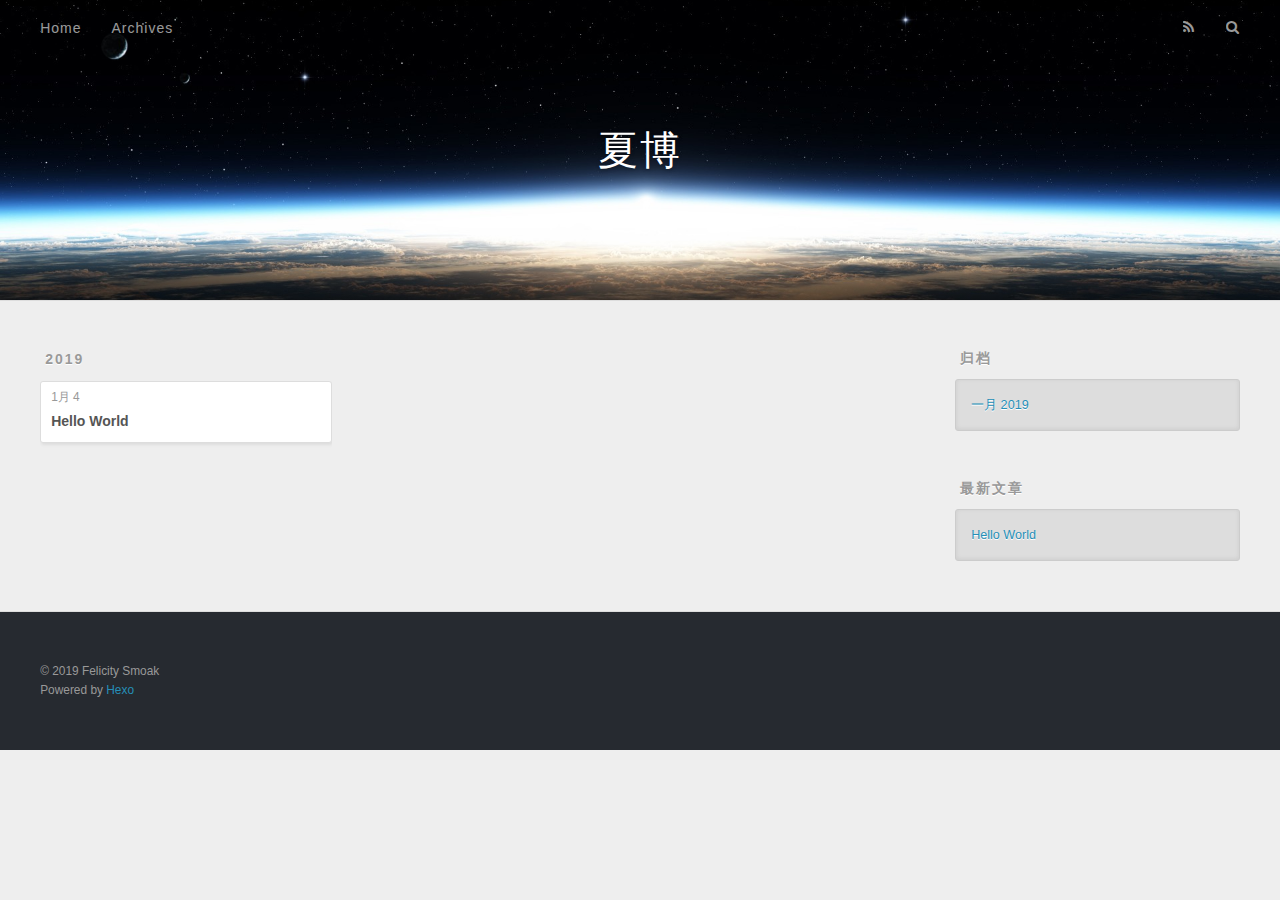
<file: archives/2019/index.html>
<!DOCTYPE html>
<html>
<head><meta name="generator" content="Hexo 3.8.0">
  <meta charset="utf-8">
  

  
  <title>归档: 2019 | 夏博</title>
  <meta name="viewport" content="width=device-width, initial-scale=1, maximum-scale=1">
  <meta name="description" content="测试">
<meta property="og:type" content="website">
<meta property="og:title" content="夏博">
<meta property="og:url" content="http://yoursite.com/archives/2019/index.html">
<meta property="og:site_name" content="夏博">
<meta property="og:description" content="测试">
<meta property="og:locale" content="zh-CN">
<meta name="twitter:card" content="summary">
<meta name="twitter:title" content="夏博">
<meta name="twitter:description" content="测试">
  
    <link rel="alternate" href="/atom.xml" title="夏博" type="application/atom+xml">
  
  
    <link rel="icon" href="/favicon.png">
  
  
    <link href="//fonts.googleapis.com/css?family=Source+Code+Pro" rel="stylesheet" type="text/css">
  
  <link rel="stylesheet" href="/css/style.css">
</head>
</html>
<body>
  <div id="container">
    <div id="wrap">
      <header id="header">
  <div id="banner"></div>
  <div id="header-outer" class="outer">
    <div id="header-title" class="inner">
      <h1 id="logo-wrap">
        <a href="/" id="logo">夏博</a>
      </h1>
      
    </div>
    <div id="header-inner" class="inner">
      <nav id="main-nav">
        <a id="main-nav-toggle" class="nav-icon"></a>
        
          <a class="main-nav-link" href="/">Home</a>
        
          <a class="main-nav-link" href="/archives">Archives</a>
        
      </nav>
      <nav id="sub-nav">
        
          <a id="nav-rss-link" class="nav-icon" href="/atom.xml" title="RSS Feed"></a>
        
        <a id="nav-search-btn" class="nav-icon" title="搜索"></a>
      </nav>
      <div id="search-form-wrap">
        <form action="//google.com/search" method="get" accept-charset="UTF-8" class="search-form"><input type="search" name="q" class="search-form-input" placeholder="Search"><button type="submit" class="search-form-submit">&#xF002;</button><input type="hidden" name="sitesearch" value="http://yoursite.com"></form>
      </div>
    </div>
  </div>
</header>
      <div class="outer">
        <section id="main">
  
  
    
    
      
      
      <section class="archives-wrap">
        <div class="archive-year-wrap">
          <a href="/archives/2019" class="archive-year">2019</a>
        </div>
        <div class="archives">
    
    <article class="archive-article archive-type-post">
  <div class="archive-article-inner">
    <header class="archive-article-header">
      <a href="/2019/01/04/hello-world/" class="archive-article-date">
  <time datetime="2019-01-04T13:48:48.894Z" itemprop="datePublished">1月 4</time>
</a>
      
  
    <h1 itemprop="name">
      <a class="archive-article-title" href="/2019/01/04/hello-world/">Hello World</a>
    </h1>
  

    </header>
  </div>
</article>
  
  
    </div></section>
  


</section>
        
          <aside id="sidebar">
  
    

  
    

  
    
  
    
  <div class="widget-wrap">
    <h3 class="widget-title">归档</h3>
    <div class="widget">
      <ul class="archive-list"><li class="archive-list-item"><a class="archive-list-link" href="/archives/2019/01/">一月 2019</a></li></ul>
    </div>
  </div>


  
    
  <div class="widget-wrap">
    <h3 class="widget-title">最新文章</h3>
    <div class="widget">
      <ul>
        
          <li>
            <a href="/2019/01/04/hello-world/">Hello World</a>
          </li>
        
      </ul>
    </div>
  </div>

  
</aside>
        
      </div>
      <footer id="footer">
  
  <div class="outer">
    <div id="footer-info" class="inner">
      &copy; 2019 Felicity Smoak<br>
      Powered by <a href="http://hexo.io/" target="_blank">Hexo</a>
    </div>
  </div>
</footer>
    </div>
    <nav id="mobile-nav">
  
    <a href="/" class="mobile-nav-link">Home</a>
  
    <a href="/archives" class="mobile-nav-link">Archives</a>
  
</nav>
    

<script src="//ajax.googleapis.com/ajax/libs/jquery/2.0.3/jquery.min.js"></script>


  <link rel="stylesheet" href="/fancybox/jquery.fancybox.css">
  <script src="/fancybox/jquery.fancybox.pack.js"></script>


<script src="/js/script.js"></script>



  </div>
</body>
</html>
</file>
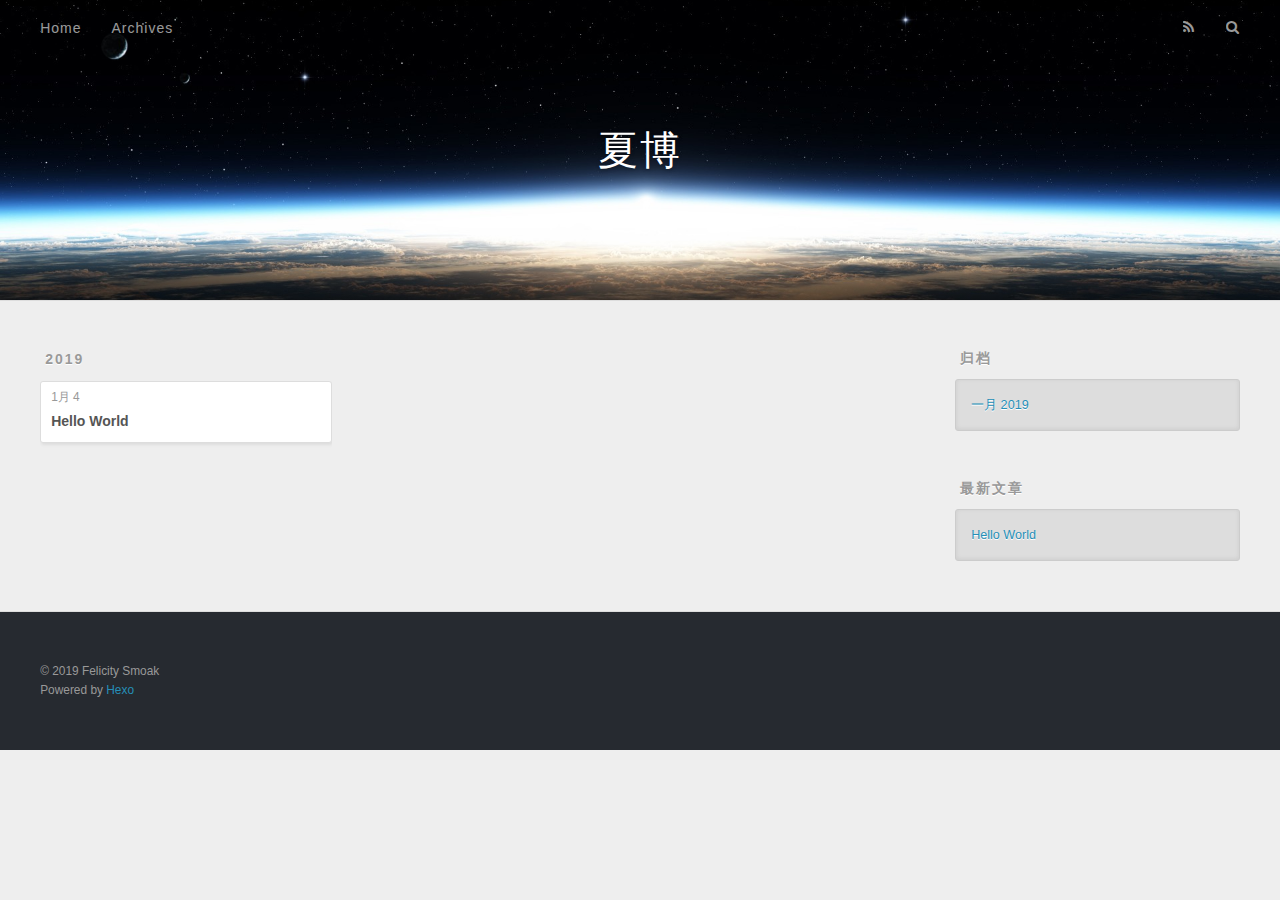
<file: archives/2019/01/index.html>
<!DOCTYPE html>
<html>
<head><meta name="generator" content="Hexo 3.8.0">
  <meta charset="utf-8">
  

  
  <title>归档: 2019/1 | 夏博</title>
  <meta name="viewport" content="width=device-width, initial-scale=1, maximum-scale=1">
  <meta name="description" content="测试">
<meta property="og:type" content="website">
<meta property="og:title" content="夏博">
<meta property="og:url" content="http://yoursite.com/archives/2019/01/index.html">
<meta property="og:site_name" content="夏博">
<meta property="og:description" content="测试">
<meta property="og:locale" content="zh-CN">
<meta name="twitter:card" content="summary">
<meta name="twitter:title" content="夏博">
<meta name="twitter:description" content="测试">
  
    <link rel="alternate" href="/atom.xml" title="夏博" type="application/atom+xml">
  
  
    <link rel="icon" href="/favicon.png">
  
  
    <link href="//fonts.googleapis.com/css?family=Source+Code+Pro" rel="stylesheet" type="text/css">
  
  <link rel="stylesheet" href="/css/style.css">
</head>
</html>
<body>
  <div id="container">
    <div id="wrap">
      <header id="header">
  <div id="banner"></div>
  <div id="header-outer" class="outer">
    <div id="header-title" class="inner">
      <h1 id="logo-wrap">
        <a href="/" id="logo">夏博</a>
      </h1>
      
    </div>
    <div id="header-inner" class="inner">
      <nav id="main-nav">
        <a id="main-nav-toggle" class="nav-icon"></a>
        
          <a class="main-nav-link" href="/">Home</a>
        
          <a class="main-nav-link" href="/archives">Archives</a>
        
      </nav>
      <nav id="sub-nav">
        
          <a id="nav-rss-link" class="nav-icon" href="/atom.xml" title="RSS Feed"></a>
        
        <a id="nav-search-btn" class="nav-icon" title="搜索"></a>
      </nav>
      <div id="search-form-wrap">
        <form action="//google.com/search" method="get" accept-charset="UTF-8" class="search-form"><input type="search" name="q" class="search-form-input" placeholder="Search"><button type="submit" class="search-form-submit">&#xF002;</button><input type="hidden" name="sitesearch" value="http://yoursite.com"></form>
      </div>
    </div>
  </div>
</header>
      <div class="outer">
        <section id="main">
  
  
    
    
      
      
      <section class="archives-wrap">
        <div class="archive-year-wrap">
          <a href="/archives/2019" class="archive-year">2019</a>
        </div>
        <div class="archives">
    
    <article class="archive-article archive-type-post">
  <div class="archive-article-inner">
    <header class="archive-article-header">
      <a href="/2019/01/04/hello-world/" class="archive-article-date">
  <time datetime="2019-01-04T13:48:48.894Z" itemprop="datePublished">1月 4</time>
</a>
      
  
    <h1 itemprop="name">
      <a class="archive-article-title" href="/2019/01/04/hello-world/">Hello World</a>
    </h1>
  

    </header>
  </div>
</article>
  
  
    </div></section>
  


</section>
        
          <aside id="sidebar">
  
    

  
    

  
    
  
    
  <div class="widget-wrap">
    <h3 class="widget-title">归档</h3>
    <div class="widget">
      <ul class="archive-list"><li class="archive-list-item"><a class="archive-list-link" href="/archives/2019/01/">一月 2019</a></li></ul>
    </div>
  </div>


  
    
  <div class="widget-wrap">
    <h3 class="widget-title">最新文章</h3>
    <div class="widget">
      <ul>
        
          <li>
            <a href="/2019/01/04/hello-world/">Hello World</a>
          </li>
        
      </ul>
    </div>
  </div>

  
</aside>
        
      </div>
      <footer id="footer">
  
  <div class="outer">
    <div id="footer-info" class="inner">
      &copy; 2019 Felicity Smoak<br>
      Powered by <a href="http://hexo.io/" target="_blank">Hexo</a>
    </div>
  </div>
</footer>
    </div>
    <nav id="mobile-nav">
  
    <a href="/" class="mobile-nav-link">Home</a>
  
    <a href="/archives" class="mobile-nav-link">Archives</a>
  
</nav>
    

<script src="//ajax.googleapis.com/ajax/libs/jquery/2.0.3/jquery.min.js"></script>


  <link rel="stylesheet" href="/fancybox/jquery.fancybox.css">
  <script src="/fancybox/jquery.fancybox.pack.js"></script>


<script src="/js/script.js"></script>



  </div>
</body>
</html>
</file>
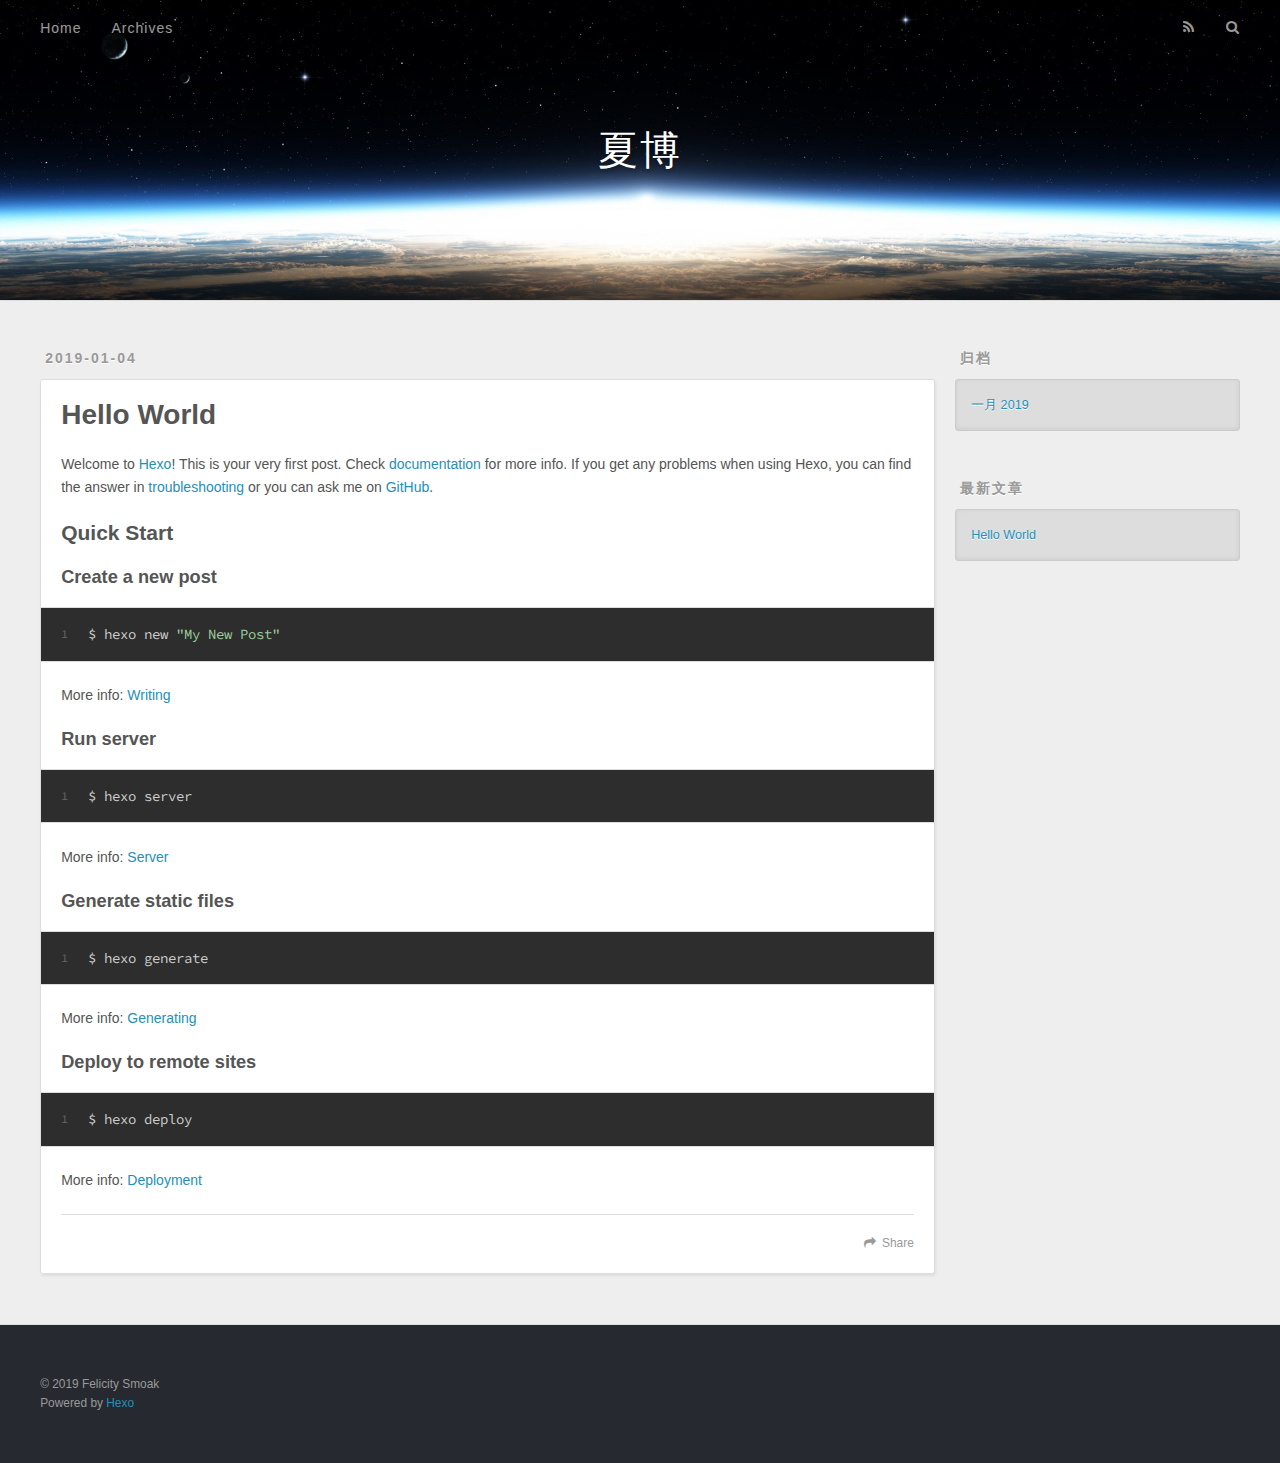
<file: 2019/01/04/hello-world/index.html>
<!DOCTYPE html>
<html>
<head><meta name="generator" content="Hexo 3.8.0">
  <meta charset="utf-8">
  

  
  <title>Hello World | 夏博</title>
  <meta name="viewport" content="width=device-width, initial-scale=1, maximum-scale=1">
  <meta name="description" content="Welcome to Hexo! This is your very first post. Check documentation for more info. If you get any problems when using Hexo, you can find the answer in troubleshooting or you can ask me on GitHub. Quick">
<meta property="og:type" content="article">
<meta property="og:title" content="Hello World">
<meta property="og:url" content="http://yoursite.com/2019/01/04/hello-world/index.html">
<meta property="og:site_name" content="夏博">
<meta property="og:description" content="Welcome to Hexo! This is your very first post. Check documentation for more info. If you get any problems when using Hexo, you can find the answer in troubleshooting or you can ask me on GitHub. Quick">
<meta property="og:locale" content="zh-CN">
<meta property="og:updated_time" content="2019-01-04T13:48:48.895Z">
<meta name="twitter:card" content="summary">
<meta name="twitter:title" content="Hello World">
<meta name="twitter:description" content="Welcome to Hexo! This is your very first post. Check documentation for more info. If you get any problems when using Hexo, you can find the answer in troubleshooting or you can ask me on GitHub. Quick">
  
    <link rel="alternate" href="/atom.xml" title="夏博" type="application/atom+xml">
  
  
    <link rel="icon" href="/favicon.png">
  
  
    <link href="//fonts.googleapis.com/css?family=Source+Code+Pro" rel="stylesheet" type="text/css">
  
  <link rel="stylesheet" href="/css/style.css">
</head>
</html>
<body>
  <div id="container">
    <div id="wrap">
      <header id="header">
  <div id="banner"></div>
  <div id="header-outer" class="outer">
    <div id="header-title" class="inner">
      <h1 id="logo-wrap">
        <a href="/" id="logo">夏博</a>
      </h1>
      
    </div>
    <div id="header-inner" class="inner">
      <nav id="main-nav">
        <a id="main-nav-toggle" class="nav-icon"></a>
        
          <a class="main-nav-link" href="/">Home</a>
        
          <a class="main-nav-link" href="/archives">Archives</a>
        
      </nav>
      <nav id="sub-nav">
        
          <a id="nav-rss-link" class="nav-icon" href="/atom.xml" title="RSS Feed"></a>
        
        <a id="nav-search-btn" class="nav-icon" title="搜索"></a>
      </nav>
      <div id="search-form-wrap">
        <form action="//google.com/search" method="get" accept-charset="UTF-8" class="search-form"><input type="search" name="q" class="search-form-input" placeholder="Search"><button type="submit" class="search-form-submit">&#xF002;</button><input type="hidden" name="sitesearch" value="http://yoursite.com"></form>
      </div>
    </div>
  </div>
</header>
      <div class="outer">
        <section id="main"><article id="post-hello-world" class="article article-type-post" itemscope="" itemprop="blogPost">
  <div class="article-meta">
    <a href="/2019/01/04/hello-world/" class="article-date">
  <time datetime="2019-01-04T13:48:48.894Z" itemprop="datePublished">2019-01-04</time>
</a>
    
  </div>
  <div class="article-inner">
    
    
      <header class="article-header">
        
  
    <h1 class="article-title" itemprop="name">
      Hello World
    </h1>
  

      </header>
    
    <div class="article-entry" itemprop="articleBody">
      
        <p>Welcome to <a href="https://hexo.io/" target="_blank" rel="noopener">Hexo</a>! This is your very first post. Check <a href="https://hexo.io/docs/" target="_blank" rel="noopener">documentation</a> for more info. If you get any problems when using Hexo, you can find the answer in <a href="https://hexo.io/docs/troubleshooting.html" target="_blank" rel="noopener">troubleshooting</a> or you can ask me on <a href="https://github.com/hexojs/hexo/issues" target="_blank" rel="noopener">GitHub</a>.</p>
<h2 id="Quick-Start"><a href="#Quick-Start" class="headerlink" title="Quick Start"></a>Quick Start</h2><h3 id="Create-a-new-post"><a href="#Create-a-new-post" class="headerlink" title="Create a new post"></a>Create a new post</h3><figure class="highlight bash"><table><tr><td class="gutter"><pre><span class="line">1</span><br></pre></td><td class="code"><pre><span class="line">$ hexo new <span class="string">"My New Post"</span></span><br></pre></td></tr></table></figure>
<p>More info: <a href="https://hexo.io/docs/writing.html" target="_blank" rel="noopener">Writing</a></p>
<h3 id="Run-server"><a href="#Run-server" class="headerlink" title="Run server"></a>Run server</h3><figure class="highlight bash"><table><tr><td class="gutter"><pre><span class="line">1</span><br></pre></td><td class="code"><pre><span class="line">$ hexo server</span><br></pre></td></tr></table></figure>
<p>More info: <a href="https://hexo.io/docs/server.html" target="_blank" rel="noopener">Server</a></p>
<h3 id="Generate-static-files"><a href="#Generate-static-files" class="headerlink" title="Generate static files"></a>Generate static files</h3><figure class="highlight bash"><table><tr><td class="gutter"><pre><span class="line">1</span><br></pre></td><td class="code"><pre><span class="line">$ hexo generate</span><br></pre></td></tr></table></figure>
<p>More info: <a href="https://hexo.io/docs/generating.html" target="_blank" rel="noopener">Generating</a></p>
<h3 id="Deploy-to-remote-sites"><a href="#Deploy-to-remote-sites" class="headerlink" title="Deploy to remote sites"></a>Deploy to remote sites</h3><figure class="highlight bash"><table><tr><td class="gutter"><pre><span class="line">1</span><br></pre></td><td class="code"><pre><span class="line">$ hexo deploy</span><br></pre></td></tr></table></figure>
<p>More info: <a href="https://hexo.io/docs/deployment.html" target="_blank" rel="noopener">Deployment</a></p>

      
    </div>
    <footer class="article-footer">
      <a data-url="http://yoursite.com/2019/01/04/hello-world/" data-id="cjrge97jz0000jksnfjnweul7" class="article-share-link">Share</a>
      
      
    </footer>
  </div>
  
    
  
</article>

</section>
        
          <aside id="sidebar">
  
    

  
    

  
    
  
    
  <div class="widget-wrap">
    <h3 class="widget-title">归档</h3>
    <div class="widget">
      <ul class="archive-list"><li class="archive-list-item"><a class="archive-list-link" href="/archives/2019/01/">一月 2019</a></li></ul>
    </div>
  </div>


  
    
  <div class="widget-wrap">
    <h3 class="widget-title">最新文章</h3>
    <div class="widget">
      <ul>
        
          <li>
            <a href="/2019/01/04/hello-world/">Hello World</a>
          </li>
        
      </ul>
    </div>
  </div>

  
</aside>
        
      </div>
      <footer id="footer">
  
  <div class="outer">
    <div id="footer-info" class="inner">
      &copy; 2019 Felicity Smoak<br>
      Powered by <a href="http://hexo.io/" target="_blank">Hexo</a>
    </div>
  </div>
</footer>
    </div>
    <nav id="mobile-nav">
  
    <a href="/" class="mobile-nav-link">Home</a>
  
    <a href="/archives" class="mobile-nav-link">Archives</a>
  
</nav>
    

<script src="//ajax.googleapis.com/ajax/libs/jquery/2.0.3/jquery.min.js"></script>


  <link rel="stylesheet" href="/fancybox/jquery.fancybox.css">
  <script src="/fancybox/jquery.fancybox.pack.js"></script>


<script src="/js/script.js"></script>



  </div>
</body>
</html>
</file>
<file: css/style.css>
body {
  width: 100%;
}
body:before,
body:after {
  content: "";
  display: table;
}
body:after {
  clear: both;
}
html,
body,
div,
span,
applet,
object,
iframe,
h1,
h2,
h3,
h4,
h5,
h6,
p,
blockquote,
pre,
a,
abbr,
acronym,
address,
big,
cite,
code,
del,
dfn,
em,
img,
ins,
kbd,
q,
s,
samp,
small,
strike,
strong,
sub,
sup,
tt,
var,
dl,
dt,
dd,
ol,
ul,
li,
fieldset,
form,
label,
legend,
table,
caption,
tbody,
tfoot,
thead,
tr,
th,
td {
  margin: 0;
  padding: 0;
  border: 0;
  outline: 0;
  font-weight: inherit;
  font-style: inherit;
  font-family: inherit;
  font-size: 100%;
  vertical-align: baseline;
}
body {
  line-height: 1;
  color: #000;
  background: #fff;
}
ol,
ul {
  list-style: none;
}
table {
  border-collapse: separate;
  border-spacing: 0;
  vertical-align: middle;
}
caption,
th,
td {
  text-align: left;
  font-weight: normal;
  vertical-align: middle;
}
a img {
  border: none;
}
input,
button {
  margin: 0;
  padding: 0;
}
input::-moz-focus-inner,
button::-moz-focus-inner {
  border: 0;
  padding: 0;
}
@font-face {
  font-family: FontAwesome;
  font-style: normal;
  font-weight: normal;
  src: url("fonts/fontawesome-webfont.eot?v=#4.0.3");
  src: url("fonts/fontawesome-webfont.eot?#iefix&v=#4.0.3") format("embedded-opentype"), url("fonts/fontawesome-webfont.woff?v=#4.0.3") format("woff"), url("fonts/fontawesome-webfont.ttf?v=#4.0.3") format("truetype"), url("fonts/fontawesome-webfont.svg#fontawesomeregular?v=#4.0.3") format("svg");
}
html,
body,
#container {
  height: 100%;
}
body {
  background: #eee;
  font: 14px -apple-system, BlinkMacSystemFont, "Segoe UI", "Roboto", "Oxygen", "Ubuntu", "Cantarell", "Fira Sans", "Droid Sans", "Helvetica Neue", sans-serif;
  -webkit-text-size-adjust: 100%;
}
.outer {
  max-width: 1220px;
  margin: 0 auto;
  padding: 0 20px;
}
.outer:before,
.outer:after {
  content: "";
  display: table;
}
.outer:after {
  clear: both;
}
.inner {
  display: inline;
  float: left;
  width: 98.33333333333333%;
  margin: 0 0.833333333333333%;
}
.left,
.alignleft {
  float: left;
}
.right,
.alignright {
  float: right;
}
.clear {
  clear: both;
}
#container {
  position: relative;
}
.mobile-nav-on {
  overflow: hidden;
}
#wrap {
  height: 100%;
  width: 100%;
  position: absolute;
  top: 0;
  left: 0;
  -webkit-transition: 0.2s ease-out;
  -moz-transition: 0.2s ease-out;
  -ms-transition: 0.2s ease-out;
  transition: 0.2s ease-out;
  z-index: 1;
  background: #eee;
}
.mobile-nav-on #wrap {
  left: 280px;
}
@media screen and (min-width: 768px) {
  #main {
    display: inline;
    float: left;
    width: 73.33333333333333%;
    margin: 0 0.833333333333333%;
  }
}
.article-date,
.article-category-link,
.archive-year,
.widget-title {
  text-decoration: none;
  text-transform: uppercase;
  letter-spacing: 2px;
  color: #999;
  margin-bottom: 1em;
  margin-left: 5px;
  line-height: 1em;
  text-shadow: 0 1px #fff;
  font-weight: bold;
}
.article-inner,
.archive-article-inner {
  background: #fff;
  -webkit-box-shadow: 1px 2px 3px #ddd;
  box-shadow: 1px 2px 3px #ddd;
  border: 1px solid #ddd;
  border-radius: 3px;
}
.article-entry h1,
.widget h1 {
  font-size: 2em;
}
.article-entry h2,
.widget h2 {
  font-size: 1.5em;
}
.article-entry h3,
.widget h3 {
  font-size: 1.3em;
}
.article-entry h4,
.widget h4 {
  font-size: 1.2em;
}
.article-entry h5,
.widget h5 {
  font-size: 1em;
}
.article-entry h6,
.widget h6 {
  font-size: 1em;
  color: #999;
}
.article-entry hr,
.widget hr {
  border: 1px dashed #ddd;
}
.article-entry strong,
.widget strong {
  font-weight: bold;
}
.article-entry em,
.widget em,
.article-entry cite,
.widget cite {
  font-style: italic;
}
.article-entry sup,
.widget sup,
.article-entry sub,
.widget sub {
  font-size: 0.75em;
  line-height: 0;
  position: relative;
  vertical-align: baseline;
}
.article-entry sup,
.widget sup {
  top: -0.5em;
}
.article-entry sub,
.widget sub {
  bottom: -0.2em;
}
.article-entry small,
.widget small {
  font-size: 0.85em;
}
.article-entry acronym,
.widget acronym,
.article-entry abbr,
.widget abbr {
  border-bottom: 1px dotted;
}
.article-entry ul,
.widget ul,
.article-entry ol,
.widget ol,
.article-entry dl,
.widget dl {
  margin: 0 20px;
  line-height: 1.6em;
}
.article-entry ul ul,
.widget ul ul,
.article-entry ol ul,
.widget ol ul,
.article-entry ul ol,
.widget ul ol,
.article-entry ol ol,
.widget ol ol {
  margin-top: 0;
  margin-bottom: 0;
}
.article-entry ul,
.widget ul {
  list-style: disc;
}
.article-entry ol,
.widget ol {
  list-style: decimal;
}
.article-entry dt,
.widget dt {
  font-weight: bold;
}
#header {
  height: 300px;
  position: relative;
  border-bottom: 1px solid #ddd;
}
#header:before,
#header:after {
  content: "";
  position: absolute;
  left: 0;
  right: 0;
  height: 40px;
}
#header:before {
  top: 0;
  background: -webkit-linear-gradient(rgba(0,0,0,0.2), transparent);
  background: -moz-linear-gradient(rgba(0,0,0,0.2), transparent);
  background: -ms-linear-gradient(rgba(0,0,0,0.2), transparent);
  background: linear-gradient(rgba(0,0,0,0.2), transparent);
}
#header:after {
  bottom: 0;
  background: -webkit-linear-gradient(transparent, rgba(0,0,0,0.2));
  background: -moz-linear-gradient(transparent, rgba(0,0,0,0.2));
  background: -ms-linear-gradient(transparent, rgba(0,0,0,0.2));
  background: linear-gradient(transparent, rgba(0,0,0,0.2));
}
#header-outer {
  height: 100%;
  position: relative;
}
#header-inner {
  position: relative;
  overflow: hidden;
}
#banner {
  position: absolute;
  top: 0;
  left: 0;
  width: 100%;
  height: 100%;
  background: url("images/banner.jpg") center #000;
  -webkit-background-size: cover;
  -moz-background-size: cover;
  background-size: cover;
  z-index: -1;
}
#header-title {
  text-align: center;
  height: 40px;
  position: absolute;
  top: 50%;
  left: 0;
  margin-top: -20px;
}
#logo,
#subtitle {
  text-decoration: none;
  color: #fff;
  font-weight: 300;
  text-shadow: 0 1px 4px rgba(0,0,0,0.3);
}
#logo {
  font-size: 40px;
  line-height: 40px;
  letter-spacing: 2px;
}
#subtitle {
  font-size: 16px;
  line-height: 16px;
  letter-spacing: 1px;
}
#subtitle-wrap {
  margin-top: 16px;
}
#main-nav {
  float: left;
  margin-left: -15px;
}
.nav-icon,
.main-nav-link {
  float: left;
  color: #fff;
  opacity: 0.6;
  text-decoration: none;
  text-shadow: 0 1px rgba(0,0,0,0.2);
  -webkit-transition: opacity 0.2s;
  -moz-transition: opacity 0.2s;
  -ms-transition: opacity 0.2s;
  transition: opacity 0.2s;
  display: block;
  padding: 20px 15px;
}
.nav-icon:hover,
.main-nav-link:hover {
  opacity: 1;
}
.nav-icon {
  font-family: FontAwesome;
  text-align: center;
  font-size: 14px;
  width: 14px;
  height: 14px;
  padding: 20px 15px;
  position: relative;
  cursor: pointer;
}
.main-nav-link {
  font-weight: 300;
  letter-spacing: 1px;
}
@media screen and (max-width: 479px) {
  .main-nav-link {
    display: none;
  }
}
#main-nav-toggle {
  display: none;
}
#main-nav-toggle:before {
  content: "\f0c9";
}
@media screen and (max-width: 479px) {
  #main-nav-toggle {
    display: block;
  }
}
#sub-nav {
  float: right;
  margin-right: -15px;
}
#nav-rss-link:before {
  content: "\f09e";
}
#nav-search-btn:before {
  content: "\f002";
}
#search-form-wrap {
  position: absolute;
  top: 15px;
  width: 150px;
  height: 30px;
  right: -150px;
  opacity: 0;
  -webkit-transition: 0.2s ease-out;
  -moz-transition: 0.2s ease-out;
  -ms-transition: 0.2s ease-out;
  transition: 0.2s ease-out;
}
#search-form-wrap.on {
  opacity: 1;
  right: 0;
}
@media screen and (max-width: 479px) {
  #search-form-wrap {
    width: 100%;
    right: -100%;
  }
}
.search-form {
  position: absolute;
  top: 0;
  left: 0;
  right: 0;
  background: #fff;
  padding: 5px 15px;
  border-radius: 15px;
  -webkit-box-shadow: 0 0 10px rgba(0,0,0,0.3);
  box-shadow: 0 0 10px rgba(0,0,0,0.3);
}
.search-form-input {
  border: none;
  background: none;
  color: #555;
  width: 100%;
  font: 13px -apple-system, BlinkMacSystemFont, "Segoe UI", "Roboto", "Oxygen", "Ubuntu", "Cantarell", "Fira Sans", "Droid Sans", "Helvetica Neue", sans-serif;
  outline: none;
}
.search-form-input::-webkit-search-results-decoration,
.search-form-input::-webkit-search-cancel-button {
  -webkit-appearance: none;
}
.search-form-submit {
  position: absolute;
  top: 50%;
  right: 10px;
  margin-top: -7px;
  font: 13px FontAwesome;
  border: none;
  background: none;
  color: #bbb;
  cursor: pointer;
}
.search-form-submit:hover,
.search-form-submit:focus {
  color: #777;
}
.article {
  margin: 50px 0;
}
.article-inner {
  overflow: hidden;
}
.article-meta:before,
.article-meta:after {
  content: "";
  display: table;
}
.article-meta:after {
  clear: both;
}
.article-date {
  float: left;
}
.article-category {
  float: left;
  line-height: 1em;
  color: #ccc;
  text-shadow: 0 1px #fff;
  margin-left: 8px;
}
.article-category:before {
  content: "\2022";
}
.article-category-link {
  margin: 0 12px 1em;
}
.article-header {
  padding: 20px 20px 0;
}
.article-title {
  text-decoration: none;
  font-size: 2em;
  font-weight: bold;
  color: #555;
  line-height: 1.1em;
  -webkit-transition: color 0.2s;
  -moz-transition: color 0.2s;
  -ms-transition: color 0.2s;
  transition: color 0.2s;
}
a.article-title:hover {
  color: #258fb8;
}
.article-entry {
  color: #555;
  padding: 0 20px;
}
.article-entry:before,
.article-entry:after {
  content: "";
  display: table;
}
.article-entry:after {
  clear: both;
}
.article-entry p,
.article-entry table {
  line-height: 1.6em;
  margin: 1.6em 0;
}
.article-entry h1,
.article-entry h2,
.article-entry h3,
.article-entry h4,
.article-entry h5,
.article-entry h6 {
  font-weight: bold;
}
.article-entry h1,
.article-entry h2,
.article-entry h3,
.article-entry h4,
.article-entry h5,
.article-entry h6 {
  line-height: 1.1em;
  margin: 1.1em 0;
}
.article-entry a {
  color: #258fb8;
  text-decoration: none;
}
.article-entry a:hover {
  text-decoration: underline;
}
.article-entry ul,
.article-entry ol,
.article-entry dl {
  margin-top: 1.6em;
  margin-bottom: 1.6em;
}
.article-entry img,
.article-entry video {
  max-width: 100%;
  height: auto;
  display: block;
  margin: auto;
}
.article-entry iframe {
  border: none;
}
.article-entry table {
  width: 100%;
  border-collapse: collapse;
  border-spacing: 0;
}
.article-entry th {
  font-weight: bold;
  border-bottom: 3px solid #ddd;
  padding-bottom: 0.5em;
}
.article-entry td {
  border-bottom: 1px solid #ddd;
  padding: 10px 0;
}
.article-entry blockquote {
  font-family: Georgia, "Times New Roman", serif;
  font-size: 1.4em;
  margin: 1.6em 20px;
  text-align: center;
}
.article-entry blockquote footer {
  font-size: 14px;
  margin: 1.6em 0;
  font-family: -apple-system, BlinkMacSystemFont, "Segoe UI", "Roboto", "Oxygen", "Ubuntu", "Cantarell", "Fira Sans", "Droid Sans", "Helvetica Neue", sans-serif;
}
.article-entry blockquote footer cite:before {
  content: "—";
  padding: 0 0.5em;
}
.article-entry .pullquote {
  text-align: left;
  width: 45%;
  margin: 0;
}
.article-entry .pullquote.left {
  margin-left: 0.5em;
  margin-right: 1em;
}
.article-entry .pullquote.right {
  margin-right: 0.5em;
  margin-left: 1em;
}
.article-entry .caption {
  color: #999;
  display: block;
  font-size: 0.9em;
  margin-top: 0.5em;
  position: relative;
  text-align: center;
}
.article-entry .video-container {
  position: relative;
  padding-top: 56.25%;
  height: 0;
  overflow: hidden;
}
.article-entry .video-container iframe,
.article-entry .video-container object,
.article-entry .video-container embed {
  position: absolute;
  top: 0;
  left: 0;
  width: 100%;
  height: 100%;
  margin-top: 0;
}
.article-more-link a {
  display: inline-block;
  line-height: 1em;
  padding: 6px 15px;
  border-radius: 15px;
  background: #eee;
  color: #999;
  text-shadow: 0 1px #fff;
  text-decoration: none;
}
.article-more-link a:hover {
  background: #258fb8;
  color: #fff;
  text-decoration: none;
  text-shadow: 0 1px #1e7293;
}
.article-footer {
  font-size: 0.85em;
  line-height: 1.6em;
  border-top: 1px solid #ddd;
  padding-top: 1.6em;
  margin: 0 20px 20px;
}
.article-footer:before,
.article-footer:after {
  content: "";
  display: table;
}
.article-footer:after {
  clear: both;
}
.article-footer a {
  color: #999;
  text-decoration: none;
}
.article-footer a:hover {
  color: #555;
}
.article-tag-list-item {
  float: left;
  margin-right: 10px;
}
.article-tag-list-link:before {
  content: "#";
}
.article-comment-link {
  float: right;
}
.article-comment-link:before {
  content: "\f075";
  font-family: FontAwesome;
  padding-right: 8px;
}
.article-share-link {
  cursor: pointer;
  float: right;
  margin-left: 20px;
}
.article-share-link:before {
  content: "\f064";
  font-family: FontAwesome;
  padding-right: 6px;
}
#article-nav {
  position: relative;
}
#article-nav:before,
#article-nav:after {
  content: "";
  display: table;
}
#article-nav:after {
  clear: both;
}
@media screen and (min-width: 768px) {
  #article-nav {
    margin: 50px 0;
  }
  #article-nav:before {
    width: 8px;
    height: 8px;
    position: absolute;
    top: 50%;
    left: 50%;
    margin-top: -4px;
    margin-left: -4px;
    content: "";
    border-radius: 50%;
    background: #ddd;
    -webkit-box-shadow: 0 1px 2px #fff;
    box-shadow: 0 1px 2px #fff;
  }
}
.article-nav-link-wrap {
  text-decoration: none;
  text-shadow: 0 1px #fff;
  color: #999;
  -webkit-box-sizing: border-box;
  -moz-box-sizing: border-box;
  box-sizing: border-box;
  margin-top: 50px;
  text-align: center;
  display: block;
}
.article-nav-link-wrap:hover {
  color: #555;
}
@media screen and (min-width: 768px) {
  .article-nav-link-wrap {
    width: 50%;
    margin-top: 0;
  }
}
@media screen and (min-width: 768px) {
  #article-nav-newer {
    float: left;
    text-align: right;
    padding-right: 20px;
  }
}
@media screen and (min-width: 768px) {
  #article-nav-older {
    float: right;
    text-align: left;
    padding-left: 20px;
  }
}
.article-nav-caption {
  text-transform: uppercase;
  letter-spacing: 2px;
  color: #ddd;
  line-height: 1em;
  font-weight: bold;
}
#article-nav-newer .article-nav-caption {
  margin-right: -2px;
}
.article-nav-title {
  font-size: 0.85em;
  line-height: 1.6em;
  margin-top: 0.5em;
}
.article-share-box {
  position: absolute;
  display: none;
  background: #fff;
  -webkit-box-shadow: 1px 2px 10px rgba(0,0,0,0.2);
  box-shadow: 1px 2px 10px rgba(0,0,0,0.2);
  border-radius: 3px;
  margin-left: -145px;
  overflow: hidden;
  z-index: 1;
}
.article-share-box.on {
  display: block;
}
.article-share-input {
  width: 100%;
  background: none;
  -webkit-box-sizing: border-box;
  -moz-box-sizing: border-box;
  box-sizing: border-box;
  font: 14px -apple-system, BlinkMacSystemFont, "Segoe UI", "Roboto", "Oxygen", "Ubuntu", "Cantarell", "Fira Sans", "Droid Sans", "Helvetica Neue", sans-serif;
  padding: 0 15px;
  color: #555;
  outline: none;
  border: 1px solid #ddd;
  border-radius: 3px 3px 0 0;
  height: 36px;
  line-height: 36px;
}
.article-share-links {
  background: #eee;
}
.article-share-links:before,
.article-share-links:after {
  content: "";
  display: table;
}
.article-share-links:after {
  clear: both;
}
.article-share-twitter,
.article-share-facebook,
.article-share-pinterest,
.article-share-google {
  width: 50px;
  height: 36px;
  display: block;
  float: left;
  position: relative;
  color: #999;
  text-shadow: 0 1px #fff;
}
.article-share-twitter:before,
.article-share-facebook:before,
.article-share-pinterest:before,
.article-share-google:before {
  font-size: 20px;
  font-family: FontAwesome;
  width: 20px;
  height: 20px;
  position: absolute;
  top: 50%;
  left: 50%;
  margin-top: -10px;
  margin-left: -10px;
  text-align: center;
}
.article-share-twitter:hover,
.article-share-facebook:hover,
.article-share-pinterest:hover,
.article-share-google:hover {
  color: #fff;
}
.article-share-twitter:before {
  content: "\f099";
}
.article-share-twitter:hover {
  background: #00aced;
  text-shadow: 0 1px #008abe;
}
.article-share-facebook:before {
  content: "\f09a";
}
.article-share-facebook:hover {
  background: #3b5998;
  text-shadow: 0 1px #2f477a;
}
.article-share-pinterest:before {
  content: "\f0d2";
}
.article-share-pinterest:hover {
  background: #cb2027;
  text-shadow: 0 1px #a21a1f;
}
.article-share-google:before {
  content: "\f0d5";
}
.article-share-google:hover {
  background: #dd4b39;
  text-shadow: 0 1px #be3221;
}
.article-gallery {
  background: #000;
  position: relative;
}
.article-gallery-photos {
  position: relative;
  overflow: hidden;
}
.article-gallery-img {
  display: none;
  max-width: 100%;
}
.article-gallery-img:first-child {
  display: block;
}
.article-gallery-img.loaded {
  position: absolute;
  display: block;
}
.article-gallery-img img {
  display: block;
  max-width: 100%;
  margin: 0 auto;
}
#comments {
  background: #fff;
  -webkit-box-shadow: 1px 2px 3px #ddd;
  box-shadow: 1px 2px 3px #ddd;
  padding: 20px;
  border: 1px solid #ddd;
  border-radius: 3px;
  margin: 50px 0;
}
#comments a {
  color: #258fb8;
}
.archives-wrap {
  margin: 50px 0;
}
.archives:before,
.archives:after {
  content: "";
  display: table;
}
.archives:after {
  clear: both;
}
.archive-year-wrap {
  margin-bottom: 1em;
}
.archives {
  -webkit-column-gap: 10px;
  -moz-column-gap: 10px;
  column-gap: 10px;
}
@media screen and (min-width: 480px) and (max-width: 767px) {
  .archives {
    -webkit-column-count: 2;
    -moz-column-count: 2;
    column-count: 2;
  }
}
@media screen and (min-width: 768px) {
  .archives {
    -webkit-column-count: 3;
    -moz-column-count: 3;
    column-count: 3;
  }
}
.archive-article {
  -webkit-column-break-inside: avoid;
  page-break-inside: avoid;
  overflow: hidden;
  break-inside: avoid-column;
}
.archive-article-inner {
  padding: 10px;
  margin-bottom: 15px;
}
.archive-article-title {
  text-decoration: none;
  font-weight: bold;
  color: #555;
  -webkit-transition: color 0.2s;
  -moz-transition: color 0.2s;
  -ms-transition: color 0.2s;
  transition: color 0.2s;
  line-height: 1.6em;
}
.archive-article-title:hover {
  color: #258fb8;
}
.archive-article-footer {
  margin-top: 1em;
}
.archive-article-date {
  color: #999;
  text-decoration: none;
  font-size: 0.85em;
  line-height: 1em;
  margin-bottom: 0.5em;
  display: block;
}
#page-nav {
  margin: 50px auto;
  background: #fff;
  -webkit-box-shadow: 1px 2px 3px #ddd;
  box-shadow: 1px 2px 3px #ddd;
  border: 1px solid #ddd;
  border-radius: 3px;
  text-align: center;
  color: #999;
  overflow: hidden;
}
#page-nav:before,
#page-nav:after {
  content: "";
  display: table;
}
#page-nav:after {
  clear: both;
}
#page-nav a,
#page-nav span {
  padding: 10px 20px;
  line-height: 1;
  height: 2ex;
}
#page-nav a {
  color: #999;
  text-decoration: none;
}
#page-nav a:hover {
  background: #999;
  color: #fff;
}
#page-nav .prev {
  float: left;
}
#page-nav .next {
  float: right;
}
#page-nav .page-number {
  display: inline-block;
}
@media screen and (max-width: 479px) {
  #page-nav .page-number {
    display: none;
  }
}
#page-nav .current {
  color: #555;
  font-weight: bold;
}
#page-nav .space {
  color: #ddd;
}
#footer {
  background: #262a30;
  padding: 50px 0;
  border-top: 1px solid #ddd;
  color: #999;
}
#footer a {
  color: #258fb8;
  text-decoration: none;
}
#footer a:hover {
  text-decoration: underline;
}
#footer-info {
  line-height: 1.6em;
  font-size: 0.85em;
}
.article-entry pre,
.article-entry .highlight {
  background: #2d2d2d;
  margin: 0 -20px;
  padding: 15px 20px;
  border-style: solid;
  border-color: #ddd;
  border-width: 1px 0;
  overflow: auto;
  color: #ccc;
  line-height: 22.400000000000002px;
}
.article-entry .highlight .gutter pre,
.article-entry .gist .gist-file .gist-data .line-numbers {
  color: #666;
  font-size: 0.85em;
}
.article-entry pre,
.article-entry code {
  font-family: "Source Code Pro", Consolas, Monaco, Menlo, Consolas, monospace;
}
.article-entry code {
  background: #eee;
  text-shadow: 0 1px #fff;
  padding: 0 0.3em;
}
.article-entry pre code {
  background: none;
  text-shadow: none;
  padding: 0;
}
.article-entry .highlight pre {
  border: none;
  margin: 0;
  padding: 0;
}
.article-entry .highlight table {
  margin: 0;
  width: auto;
}
.article-entry .highlight td {
  border: none;
  padding: 0;
}
.article-entry .highlight figcaption {
  font-size: 0.85em;
  color: #999;
  line-height: 1em;
  margin-bottom: 1em;
}
.article-entry .highlight figcaption:before,
.article-entry .highlight figcaption:after {
  content: "";
  display: table;
}
.article-entry .highlight figcaption:after {
  clear: both;
}
.article-entry .highlight figcaption a {
  float: right;
}
.article-entry .highlight .gutter pre {
  text-align: right;
  padding-right: 20px;
}
.article-entry .highlight .line {
  height: 22.400000000000002px;
}
.article-entry .highlight .line.marked {
  background: #515151;
}
.article-entry .gist {
  margin: 0 -20px;
  border-style: solid;
  border-color: #ddd;
  border-width: 1px 0;
  background: #2d2d2d;
  padding: 15px 20px 15px 0;
}
.article-entry .gist .gist-file {
  border: none;
  font-family: "Source Code Pro", Consolas, Monaco, Menlo, Consolas, monospace;
  margin: 0;
}
.article-entry .gist .gist-file .gist-data {
  background: none;
  border: none;
}
.article-entry .gist .gist-file .gist-data .line-numbers {
  background: none;
  border: none;
  padding: 0 20px 0 0;
}
.article-entry .gist .gist-file .gist-data .line-data {
  padding: 0 !important;
}
.article-entry .gist .gist-file .highlight {
  margin: 0;
  padding: 0;
  border: none;
}
.article-entry .gist .gist-file .gist-meta {
  background: #2d2d2d;
  color: #999;
  font: 0.85em -apple-system, BlinkMacSystemFont, "Segoe UI", "Roboto", "Oxygen", "Ubuntu", "Cantarell", "Fira Sans", "Droid Sans", "Helvetica Neue", sans-serif;
  text-shadow: 0 0;
  padding: 0;
  margin-top: 1em;
  margin-left: 20px;
}
.article-entry .gist .gist-file .gist-meta a {
  color: #258fb8;
  font-weight: normal;
}
.article-entry .gist .gist-file .gist-meta a:hover {
  text-decoration: underline;
}
pre .comment,
pre .title {
  color: #999;
}
pre .variable,
pre .attribute,
pre .tag,
pre .regexp,
pre .ruby .constant,
pre .xml .tag .title,
pre .xml .pi,
pre .xml .doctype,
pre .html .doctype,
pre .css .id,
pre .css .class,
pre .css .pseudo {
  color: #f2777a;
}
pre .number,
pre .preprocessor,
pre .built_in,
pre .literal,
pre .params,
pre .constant {
  color: #f99157;
}
pre .class,
pre .ruby .class .title,
pre .css .rules .attribute {
  color: #9c9;
}
pre .string,
pre .value,
pre .inheritance,
pre .header,
pre .ruby .symbol,
pre .xml .cdata {
  color: #9c9;
}
pre .css .hexcolor {
  color: #6cc;
}
pre .function,
pre .python .decorator,
pre .python .title,
pre .ruby .function .title,
pre .ruby .title .keyword,
pre .perl .sub,
pre .javascript .title,
pre .coffeescript .title {
  color: #69c;
}
pre .keyword,
pre .javascript .function {
  color: #c9c;
}
@media screen and (max-width: 479px) {
  #mobile-nav {
    position: absolute;
    top: 0;
    left: 0;
    width: 280px;
    height: 100%;
    background: #191919;
    border-right: 1px solid #fff;
  }
}
@media screen and (max-width: 479px) {
  .mobile-nav-link {
    display: block;
    color: #999;
    text-decoration: none;
    padding: 15px 20px;
    font-weight: bold;
  }
  .mobile-nav-link:hover {
    color: #fff;
  }
}
@media screen and (min-width: 768px) {
  #sidebar {
    display: inline;
    float: left;
    width: 23.333333333333332%;
    margin: 0 0.833333333333333%;
  }
}
.widget-wrap {
  margin: 50px 0;
}
.widget {
  color: #777;
  text-shadow: 0 1px #fff;
  background: #ddd;
  -webkit-box-shadow: 0 -1px 4px #ccc inset;
  box-shadow: 0 -1px 4px #ccc inset;
  border: 1px solid #ccc;
  padding: 15px;
  border-radius: 3px;
}
.widget a {
  color: #258fb8;
  text-decoration: none;
}
.widget a:hover {
  text-decoration: underline;
}
.widget ul ul,
.widget ol ul,
.widget dl ul,
.widget ul ol,
.widget ol ol,
.widget dl ol,
.widget ul dl,
.widget ol dl,
.widget dl dl {
  margin-left: 15px;
  list-style: disc;
}
.widget {
  line-height: 1.6em;
  word-wrap: break-word;
  font-size: 0.9em;
}
.widget ul,
.widget ol {
  list-style: none;
  margin: 0;
}
.widget ul ul,
.widget ol ul,
.widget ul ol,
.widget ol ol {
  margin: 0 20px;
}
.widget ul ul,
.widget ol ul {
  list-style: disc;
}
.widget ul ol,
.widget ol ol {
  list-style: decimal;
}
.category-list-count,
.tag-list-count,
.archive-list-count {
  padding-left: 5px;
  color: #999;
  font-size: 0.85em;
}
.category-list-count:before,
.tag-list-count:before,
.archive-list-count:before {
  content: "(";
}
.category-list-count:after,
.tag-list-count:after,
.archive-list-count:after {
  content: ")";
}
.tagcloud a {
  margin-right: 5px;
  display: inline-block;
}
</file>
